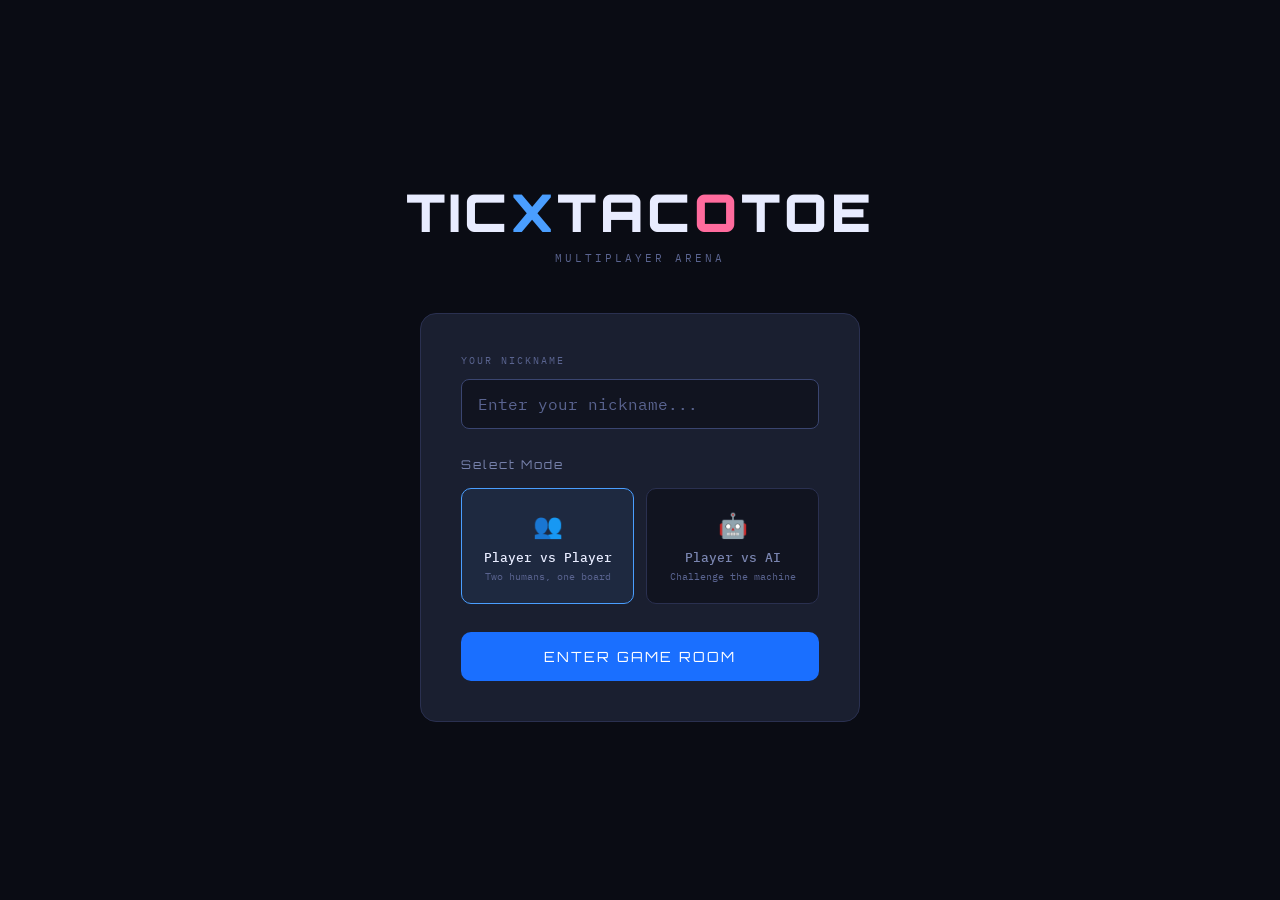
<file: index.html>
<!DOCTYPE html>
<html lang="en">
<head>
<meta charset="UTF-8">
<meta name="viewport" content="width=device-width, initial-scale=1.0">
<title>TicXTacOToe — Multiplayer Arena</title>
<link rel="stylesheet" href="style.css">
</head>
<body>

<!-- LOBBY -->
<div id="lobby">
  <div class="logo">TIC<span class="x">X</span>TAC<span class="o">O</span>TOE</div>
  <div class="tagline">Multiplayer Arena</div>

  <div class="lobby-card">
    <div class="section-label">Your Nickname</div>
    <input class="nick-input" id="nickInput" type="text" placeholder="Enter your nickname..." maxlength="16" />

    <div class="mode-title">Select Mode</div>
    <div class="mode-grid">
      <div class="mode-btn selected" data-mode="pvp" onclick="selectMode('pvp',this)">
        <div class="mode-icon">👥</div>
        <div class="mode-name">Player vs Player</div>
        <div class="mode-desc">Two humans, one board</div>
      </div>
      <div class="mode-btn" data-mode="ai" onclick="selectMode('ai',this)">
        <div class="mode-icon">🤖</div>
        <div class="mode-name">Player vs AI</div>
        <div class="mode-desc">Challenge the machine</div>
      </div>
    </div>

    <div id="diffSection" style="display:none">
      <div class="section-label">AI Difficulty</div>
      <div class="diff-row">
        <div class="diff-btn selected" data-diff="easy" onclick="selectDiff('easy',this)">
          ☁️ Easy<br><span style="font-size:10px;color:var(--muted);">Random moves</span>
        </div>
        <div class="diff-btn" data-diff="hard" onclick="selectDiff('hard',this)">
          💀 Hard<br><span style="font-size:10px;color:var(--muted);">Unbeatable AI</span>
        </div>
      </div>
    </div>

    <button class="enter-btn" onclick="enterRoom()">ENTER GAME ROOM</button>
  </div>
</div>

<!-- GAME ROOM -->
<div id="gameroom">
  <div class="room-header">
    <div class="room-title">GAME ROOM</div>
    <div class="room-info">
      <div class="player-badge px"><span class="sym">X</span><span id="hdr-p1">—</span></div>
      <div style="color:var(--muted);font-size:12px;">vs</div>
      <div class="player-badge po"><span class="sym">O</span><span id="hdr-p2">—</span></div>
    </div>
    <button class="back-btn" onclick="backToLobby()">← Lobby</button>
  </div>

  <div class="room-layout">
    <!-- LEFT: Players -->
    <div class="panel left-panel">
      <div class="panel-title">Players Online</div>
      <div id="playersList"></div>
      <div class="score-row">
        <div class="score-item sx"><div class="sv" id="scoreX">0</div><div class="sl">X Wins</div></div>
        <div class="score-sep">:</div>
        <div class="score-item so"><div class="sv" id="scoreO">0</div><div class="sl">O Wins</div></div>
      </div>
      <div style="text-align:center;margin-top:10px;font-size:11px;color:var(--muted)" id="drawCount">Draws: 0</div>
    </div>

    <!-- CENTER: Game -->
    <div class="game-center">
      <div class="status-bar" id="statusBar">
        <span class="turn-sym x" id="turnSym">X</span><span id="turnTxt">'s turn</span>
      </div>
      <div class="board-wrap">
        <div class="board" id="board"></div>
        <div class="result-overlay" id="resultOverlay">
          <div class="result-title" id="resultTitle">X WINS!</div>
          <div class="result-sub" id="resultSub">GG</div>
          <button class="restart-btn" onclick="restartGame()" style="margin-top:0">PLAY AGAIN</button>
        </div>
      </div>
      <button class="restart-btn" onclick="restartGame()">NEW GAME</button>
    </div>

    <!-- RIGHT: Chat -->
    <div class="chat-panel">
      <div class="panel-title">Live Chat</div>
      <div class="chat-messages" id="chatMessages"></div>
      <div>
        <div class="sticker-row">
          <div class="sticker" onclick="sendSticker('🔥 GG!')">🔥 GG!</div>
          <div class="sticker" onclick="sendSticker('😤 Will beat you!')">😤 Will beat you!</div>
          <div class="sticker" onclick="sendSticker('🤯 No way!')">🤯 No way!</div>
          <div class="sticker" onclick="sendSticker('🎯 Ez win')">🎯 Ez win</div>
          <div class="sticker" onclick="sendSticker('🤝 Good game')">🤝 Good game</div>
          <div class="sticker" onclick="sendSticker('💀 You\'re done')">💀 You're done</div>
        </div>
        <div class="chat-input-row">
          <input class="chat-input" id="chatInput" placeholder="Say something..." maxlength="80" onkeydown="if(event.key==='Enter')sendChat()" />
          <button class="send-btn" onclick="sendChat()">Send</button>
        </div>
      </div>
    </div>
  </div>
</div>

<script src="script.js"></script>
</body>
</html>
</file>
<file: style.css>
@import url('https://fonts.googleapis.com/css2?family=Orbitron:wght@400;700;900&family=IBM+Plex+Mono:wght@300;400;500&display=swap');

*{box-sizing:border-box;margin:0;padding:0}

:root{
  --bg:#0a0c14;
  --bg2:#111420;
  --bg3:#161a27;
  --panel:#1a1f30;
  --border:#2a3050;
  --border2:#3a4570;
  --blue:#4a9eff;
  --blue2:#1a6fff;
  --cyan:#00d4ff;
  --white:#e8ecff;
  --muted:#5a6490;
  --muted2:#7a85b0;
  --x-col:#4a9eff;
  --o-col:#ff6b9d;
  --font-head:'Orbitron',monospace;
  --font-body:'IBM Plex Mono',monospace;
}

body{
  font-family:var(--font-body);
  background:var(--bg);
  color:var(--white);
  min-height:100vh;
  overflow-x:hidden;
}

/* ===== LOBBY ===== */
#lobby{
  display:flex;
  flex-direction:column;
  align-items:center;
  justify-content:center;
  min-height:100vh;
  padding:40px 20px;
}

.logo{
  font-family:var(--font-head);
  font-size:clamp(28px,5vw,52px);
  font-weight:900;
  letter-spacing:4px;
  color:var(--white);
  text-align:center;
  margin-bottom:6px;
}
.logo span.x{color:var(--x-col);}
.logo span.o{color:var(--o-col);}

.tagline{
  font-size:11px;
  letter-spacing:3px;
  color:var(--muted);
  text-transform:uppercase;
  margin-bottom:48px;
}

.lobby-card{
  background:var(--panel);
  border:1px solid var(--border);
  border-radius:16px;
  padding:40px;
  width:100%;
  max-width:440px;
}

.section-label{
  font-size:10px;
  letter-spacing:2px;
  color:var(--muted);
  text-transform:uppercase;
  margin-bottom:12px;
}

.nick-input{
  width:100%;
  background:var(--bg2);
  border:1px solid var(--border2);
  border-radius:8px;
  padding:14px 16px;
  font-family:var(--font-body);
  font-size:16px;
  color:var(--white);
  outline:none;
  transition:border-color 0.2s;
  margin-bottom:28px;
}
.nick-input:focus{border-color:var(--blue);}
.nick-input::placeholder{color:var(--muted);}

.mode-title{
  font-family:var(--font-head);
  font-size:12px;
  letter-spacing:2px;
  color:var(--muted2);
  margin-bottom:16px;
}

.mode-grid{
  display:grid;
  grid-template-columns:1fr 1fr;
  gap:12px;
  margin-bottom:28px;
}

.mode-btn{
  background:var(--bg2);
  border:1px solid var(--border);
  border-radius:10px;
  padding:20px 12px;
  cursor:pointer;
  transition:all 0.2s;
  text-align:center;
  color:var(--muted2);
  font-family:var(--font-body);
}
.mode-btn:hover{border-color:var(--blue);color:var(--white);}
.mode-btn.selected{border-color:var(--blue);background:rgba(74,158,255,0.08);color:var(--white);}
.mode-btn .mode-icon{font-size:24px;margin-bottom:8px;}
.mode-btn .mode-name{font-size:13px;font-weight:500;}
.mode-btn .mode-desc{font-size:10px;color:var(--muted);margin-top:4px;}

.diff-row{
  display:grid;
  grid-template-columns:1fr 1fr;
  gap:10px;
  margin-bottom:28px;
}

.diff-btn{
  background:var(--bg2);
  border:1px solid var(--border);
  border-radius:8px;
  padding:12px;
  cursor:pointer;
  text-align:center;
  font-family:var(--font-body);
  font-size:12px;
  color:var(--muted2);
  transition:all 0.2s;
}
.diff-btn:hover{border-color:var(--cyan);color:var(--white);}
.diff-btn.selected{border-color:var(--cyan);background:rgba(0,212,255,0.08);color:var(--white);}

.enter-btn{
  width:100%;
  background:var(--blue2);
  border:none;
  border-radius:10px;
  padding:16px;
  font-family:var(--font-head);
  font-size:14px;
  letter-spacing:2px;
  color:#fff;
  cursor:pointer;
  transition:all 0.2s;
}
.enter-btn:hover{background:var(--blue);transform:translateY(-1px);}
.enter-btn:active{transform:translateY(0);}

/* ===== GAME ROOM ===== */
#gameroom{
  display:none;
  min-height:100vh;
  padding:20px;
  max-width:1200px;
  margin:0 auto;
}

.room-header{
  display:flex;
  align-items:center;
  justify-content:space-between;
  padding:12px 20px;
  background:var(--panel);
  border:1px solid var(--border);
  border-radius:12px;
  margin-bottom:16px;
}

.room-title{
  font-family:var(--font-head);
  font-size:13px;
  letter-spacing:2px;
  color:var(--muted2);
}

.room-info{
  display:flex;
  align-items:center;
  gap:20px;
}

.player-badge{
  display:flex;
  align-items:center;
  gap:8px;
  font-size:13px;
}
.player-badge .sym{
  font-family:var(--font-head);
  font-weight:700;
  font-size:16px;
}
.player-badge.px .sym{color:var(--x-col);}
.player-badge.po .sym{color:var(--o-col);}

.back-btn{
  background:none;
  border:1px solid var(--border);
  border-radius:6px;
  padding:6px 14px;
  font-family:var(--font-body);
  font-size:12px;
  color:var(--muted2);
  cursor:pointer;
  transition:all 0.2s;
}
.back-btn:hover{border-color:var(--blue);color:var(--white);}

.room-layout{
  display:grid;
  grid-template-columns:220px 1fr 240px;
  gap:16px;
  align-items:start;
}

/* ===== PANELS ===== */
.panel{
  background:var(--panel);
  border:1px solid var(--border);
  border-radius:12px;
  padding:16px;
}

.panel-title{
  font-size:10px;
  letter-spacing:2px;
  color:var(--muted);
  text-transform:uppercase;
  margin-bottom:14px;
  padding-bottom:10px;
  border-bottom:1px solid var(--border);
}

.player-entry{
  display:flex;
  align-items:center;
  gap:10px;
  padding:10px 8px;
  border-radius:8px;
  margin-bottom:6px;
  background:var(--bg2);
  border:1px solid var(--border);
  transition:border-color 0.2s;
}
.player-entry.active{border-color:var(--blue);}
.player-entry .avatar{
  width:32px;height:32px;
  border-radius:50%;
  display:flex;align-items:center;justify-content:center;
  font-family:var(--font-head);
  font-size:13px;
  font-weight:700;
  flex-shrink:0;
}
.avatar.x-avatar{background:rgba(74,158,255,0.15);color:var(--x-col);border:1px solid rgba(74,158,255,0.3);}
.avatar.o-avatar{background:rgba(255,107,157,0.15);color:var(--o-col);border:1px solid rgba(255,107,157,0.3);}
.player-entry .pname{font-size:13px;font-weight:500;}
.player-entry .ptime{font-size:10px;color:var(--muted);margin-top:2px;}
.player-entry .ptag{font-size:10px;color:var(--muted2);}
.active-dot{width:7px;height:7px;border-radius:50%;background:#3aff8a;margin-left:auto;flex-shrink:0;}

.score-row{
  display:flex;
  justify-content:space-between;
  align-items:center;
  padding:12px 8px;
  margin-top:12px;
  background:var(--bg2);
  border-radius:8px;
  border:1px solid var(--border);
}
.score-item{text-align:center;}
.score-item .sv{font-family:var(--font-head);font-size:22px;font-weight:700;}
.score-item .sl{font-size:10px;color:var(--muted);margin-top:2px;}
.score-item.sx .sv{color:var(--x-col);}
.score-item.so .sv{color:var(--o-col);}
.score-sep{color:var(--muted);font-size:18px;}

/* ===== GAME CENTER ===== */
.game-center{
  display:flex;
  flex-direction:column;
  align-items:center;
}

.status-bar{
  font-family:var(--font-head);
  font-size:14px;
  letter-spacing:1px;
  color:var(--white);
  text-align:center;
  padding:12px 24px;
  background:var(--panel);
  border:1px solid var(--border);
  border-radius:10px;
  margin-bottom:20px;
  width:100%;
}
.status-bar .turn-sym{font-weight:700;}
.status-bar .turn-sym.x{color:var(--x-col);}
.status-bar .turn-sym.o{color:var(--o-col);}

.board-wrap{position:relative;}

.board{
  display:grid;
  grid-template-columns:repeat(3,110px);
  grid-template-rows:repeat(3,110px);
  gap:8px;
}

.cell{
  background:var(--bg3);
  border:1px solid var(--border);
  border-radius:12px;
  display:flex;
  align-items:center;
  justify-content:center;
  font-family:var(--font-head);
  font-size:42px;
  font-weight:900;
  cursor:pointer;
  transition:all 0.15s;
  color:transparent;
  user-select:none;
}
.cell:hover:not(.taken){
  background:rgba(74,158,255,0.06);
  border-color:var(--border2);
  transform:scale(1.03);
}
.cell.x{color:var(--x-col);}
.cell.o{color:var(--o-col);}
.cell.taken{cursor:default;}
.cell.winner{background:rgba(74,158,255,0.12);border-color:var(--blue);}
.cell.winner.o{background:rgba(255,107,157,0.12);border-color:var(--o-col);}

.restart-btn{
  margin-top:20px;
  background:none;
  border:1px solid var(--border2);
  border-radius:8px;
  padding:10px 28px;
  font-family:var(--font-head);
  font-size:11px;
  letter-spacing:2px;
  color:var(--muted2);
  cursor:pointer;
  transition:all 0.2s;
}
.restart-btn:hover{border-color:var(--blue);color:var(--white);}

/* ===== CHAT ===== */
.chat-panel{
  background:var(--panel);
  border:1px solid var(--border);
  border-radius:12px;
  padding:16px;
  display:flex;
  flex-direction:column;
  height:520px;
}

.chat-messages{
  flex:1;
  overflow-y:auto;
  padding-right:4px;
  scrollbar-width:thin;
  scrollbar-color:var(--border) transparent;
}
.chat-messages::-webkit-scrollbar{width:4px;}
.chat-messages::-webkit-scrollbar-thumb{background:var(--border);}

.chat-msg{
  margin-bottom:10px;
  padding:8px 10px;
  background:var(--bg2);
  border-radius:8px;
  border-left:2px solid var(--border2);
  font-size:12px;
  animation:fadeIn 0.2s ease;
}
.chat-msg.system-msg{border-left-color:var(--muted);color:var(--muted2);}
.chat-msg .msg-author{font-size:10px;color:var(--muted);margin-bottom:3px;}
.chat-msg.x-msg{border-left-color:var(--x-col);}
.chat-msg.o-msg{border-left-color:var(--o-col);}
.msg-text{color:var(--white);line-height:1.5;}

.chat-input-row{
  display:flex;
  gap:8px;
  margin-top:12px;
  border-top:1px solid var(--border);
  padding-top:12px;
}

.chat-input{
  flex:1;
  background:var(--bg2);
  border:1px solid var(--border);
  border-radius:8px;
  padding:8px 12px;
  font-family:var(--font-body);
  font-size:12px;
  color:var(--white);
  outline:none;
  transition:border-color 0.2s;
}
.chat-input:focus{border-color:var(--blue);}
.chat-input::placeholder{color:var(--muted);}

.send-btn{
  background:var(--bg2);
  border:1px solid var(--border2);
  border-radius:8px;
  padding:8px 14px;
  font-family:var(--font-body);
  font-size:12px;
  color:var(--muted2);
  cursor:pointer;
  transition:all 0.2s;
  white-space:nowrap;
}
.send-btn:hover{border-color:var(--blue);color:var(--white);}

.sticker-row{
  display:flex;
  gap:6px;
  margin-top:8px;
  flex-wrap:wrap;
}

.sticker{
  background:var(--bg2);
  border:1px solid var(--border);
  border-radius:6px;
  padding:4px 8px;
  font-size:11px;
  cursor:pointer;
  transition:all 0.15s;
  color:var(--muted2);
}
.sticker:hover{border-color:var(--blue);color:var(--white);transform:scale(1.05);}

@keyframes fadeIn{
  from{opacity:0;transform:translateY(4px);}
  to{opacity:1;transform:translateY(0);}
}

/* ===== RESULT OVERLAY ===== */
.result-overlay{
  display:none;
  position:absolute;
  inset:0;
  background:rgba(10,12,20,0.92);
  border-radius:12px;
  align-items:center;
  justify-content:center;
  flex-direction:column;
  z-index:10;
  gap:16px;
}
.result-overlay.show{display:flex;}

.result-title{
  font-family:var(--font-head);
  font-size:24px;
  font-weight:900;
  letter-spacing:2px;
  text-align:center;
}
.result-title.x{color:var(--x-col);}
.result-title.o{color:var(--o-col);}
.result-title.draw{color:var(--muted2);}

.result-sub{
  font-size:12px;
  color:var(--muted);
  letter-spacing:1px;
}

/* ===== RESPONSIVE ===== */
@media(max-width:900px){
  .room-layout{
    grid-template-columns:1fr;
    grid-template-rows:auto;
  }
  .panel.left-panel{order:3;}
  .game-center{order:1;}
  .chat-panel{order:2;height:300px;}
  .board{
    grid-template-columns:repeat(3,90px);
    grid-template-rows:repeat(3,90px);
  }
  .cell{font-size:34px;}
}
</file>
